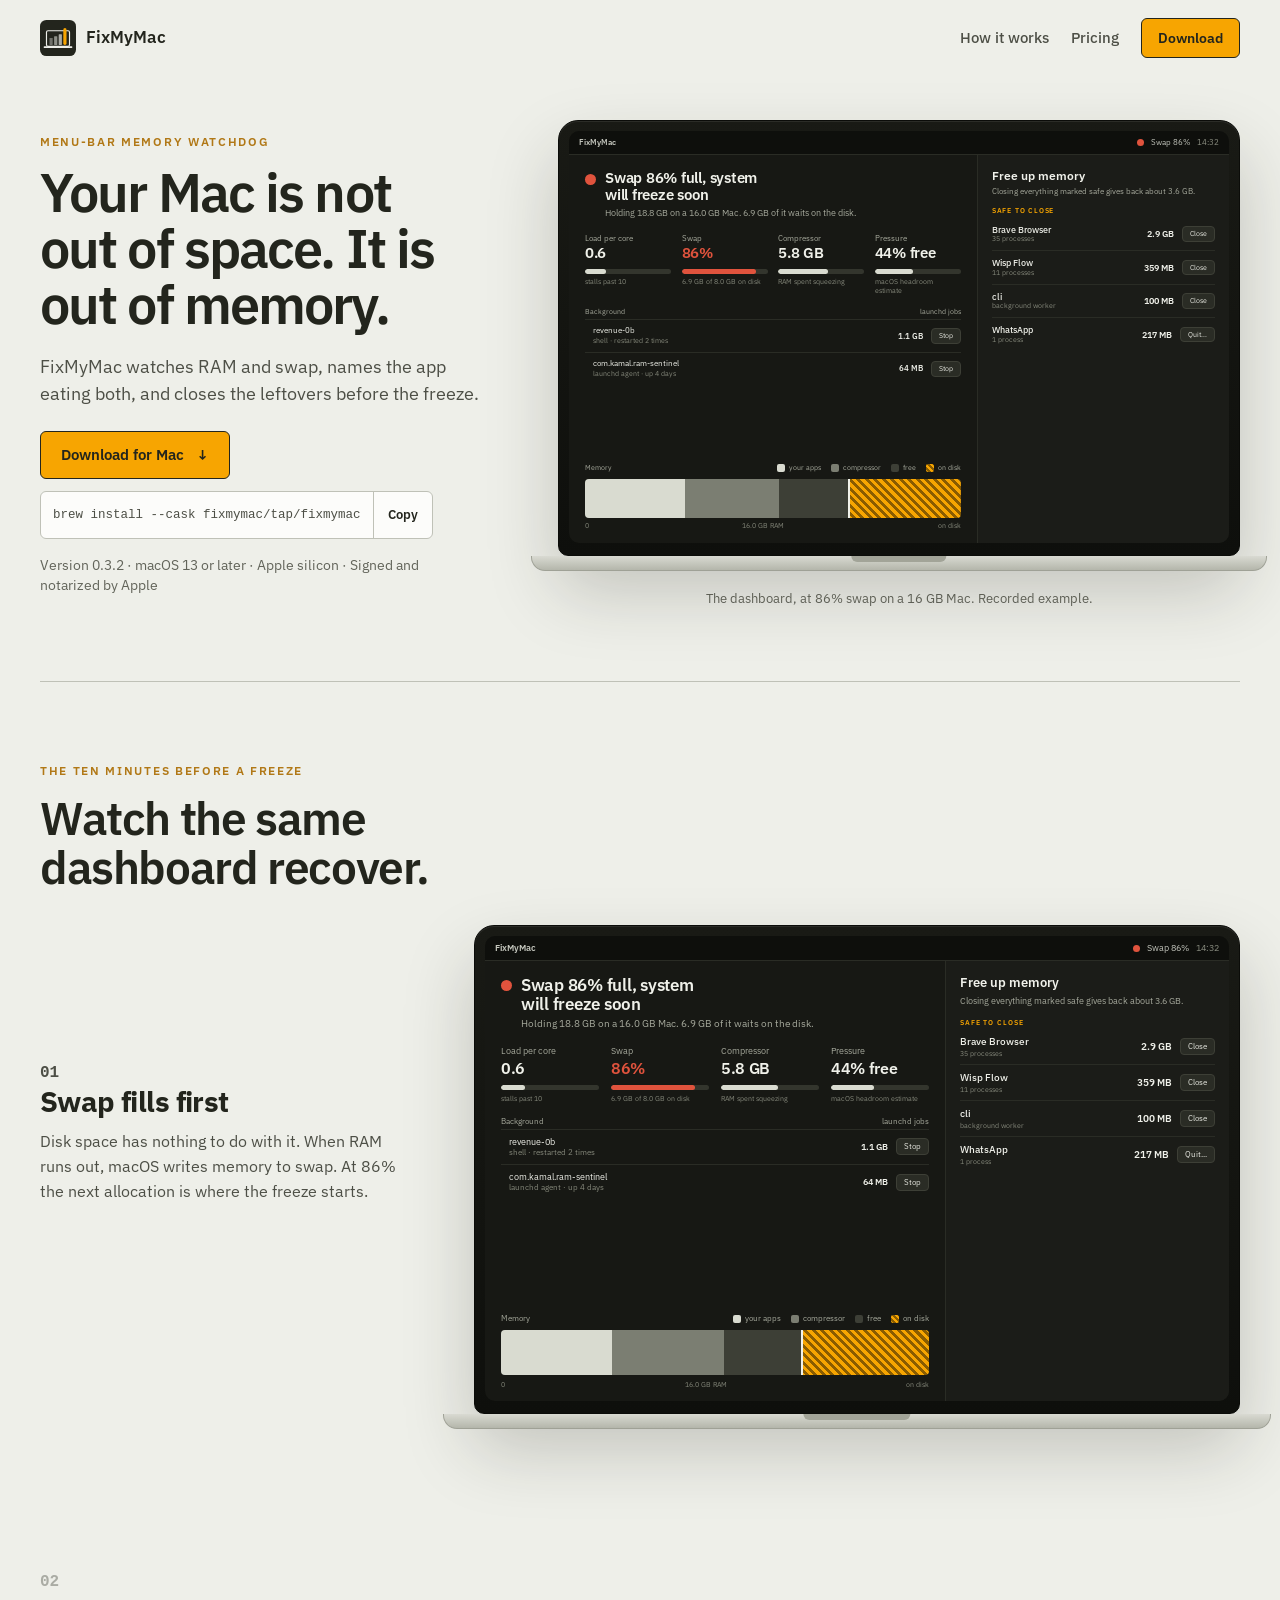
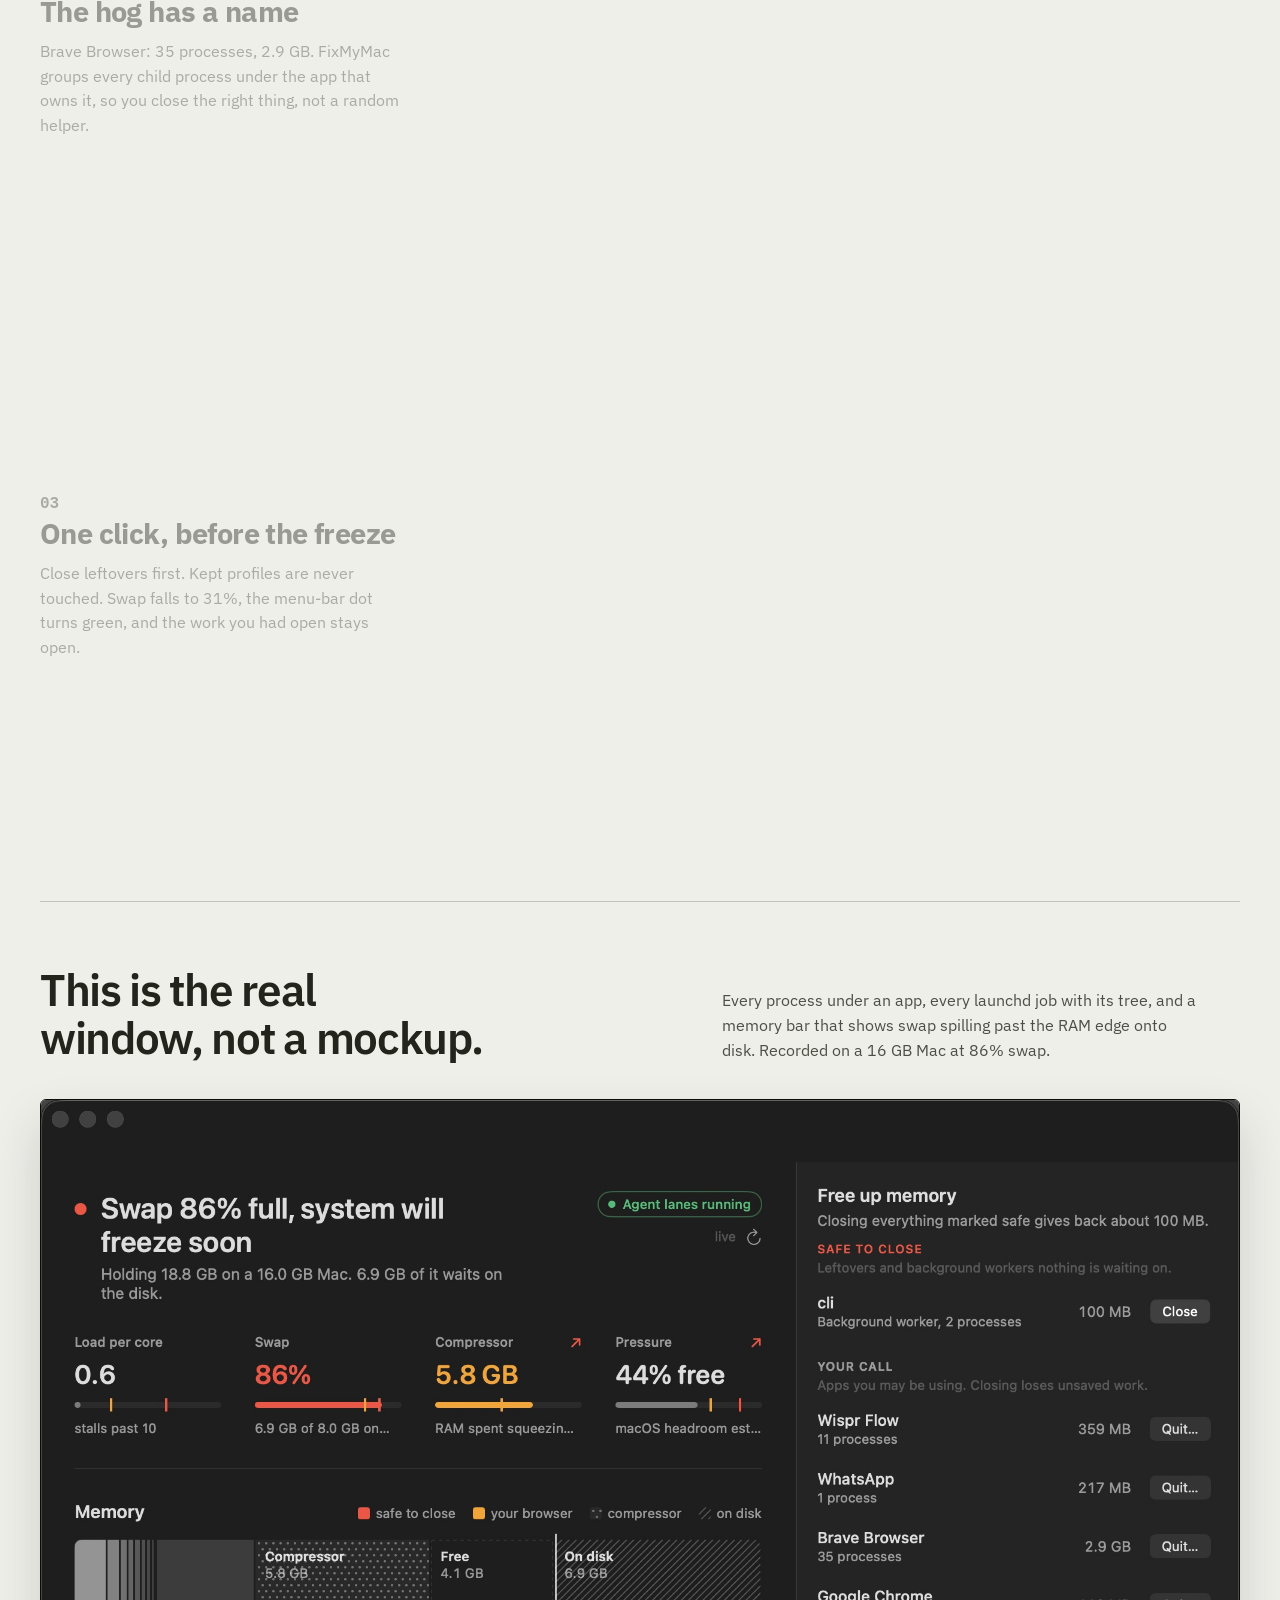
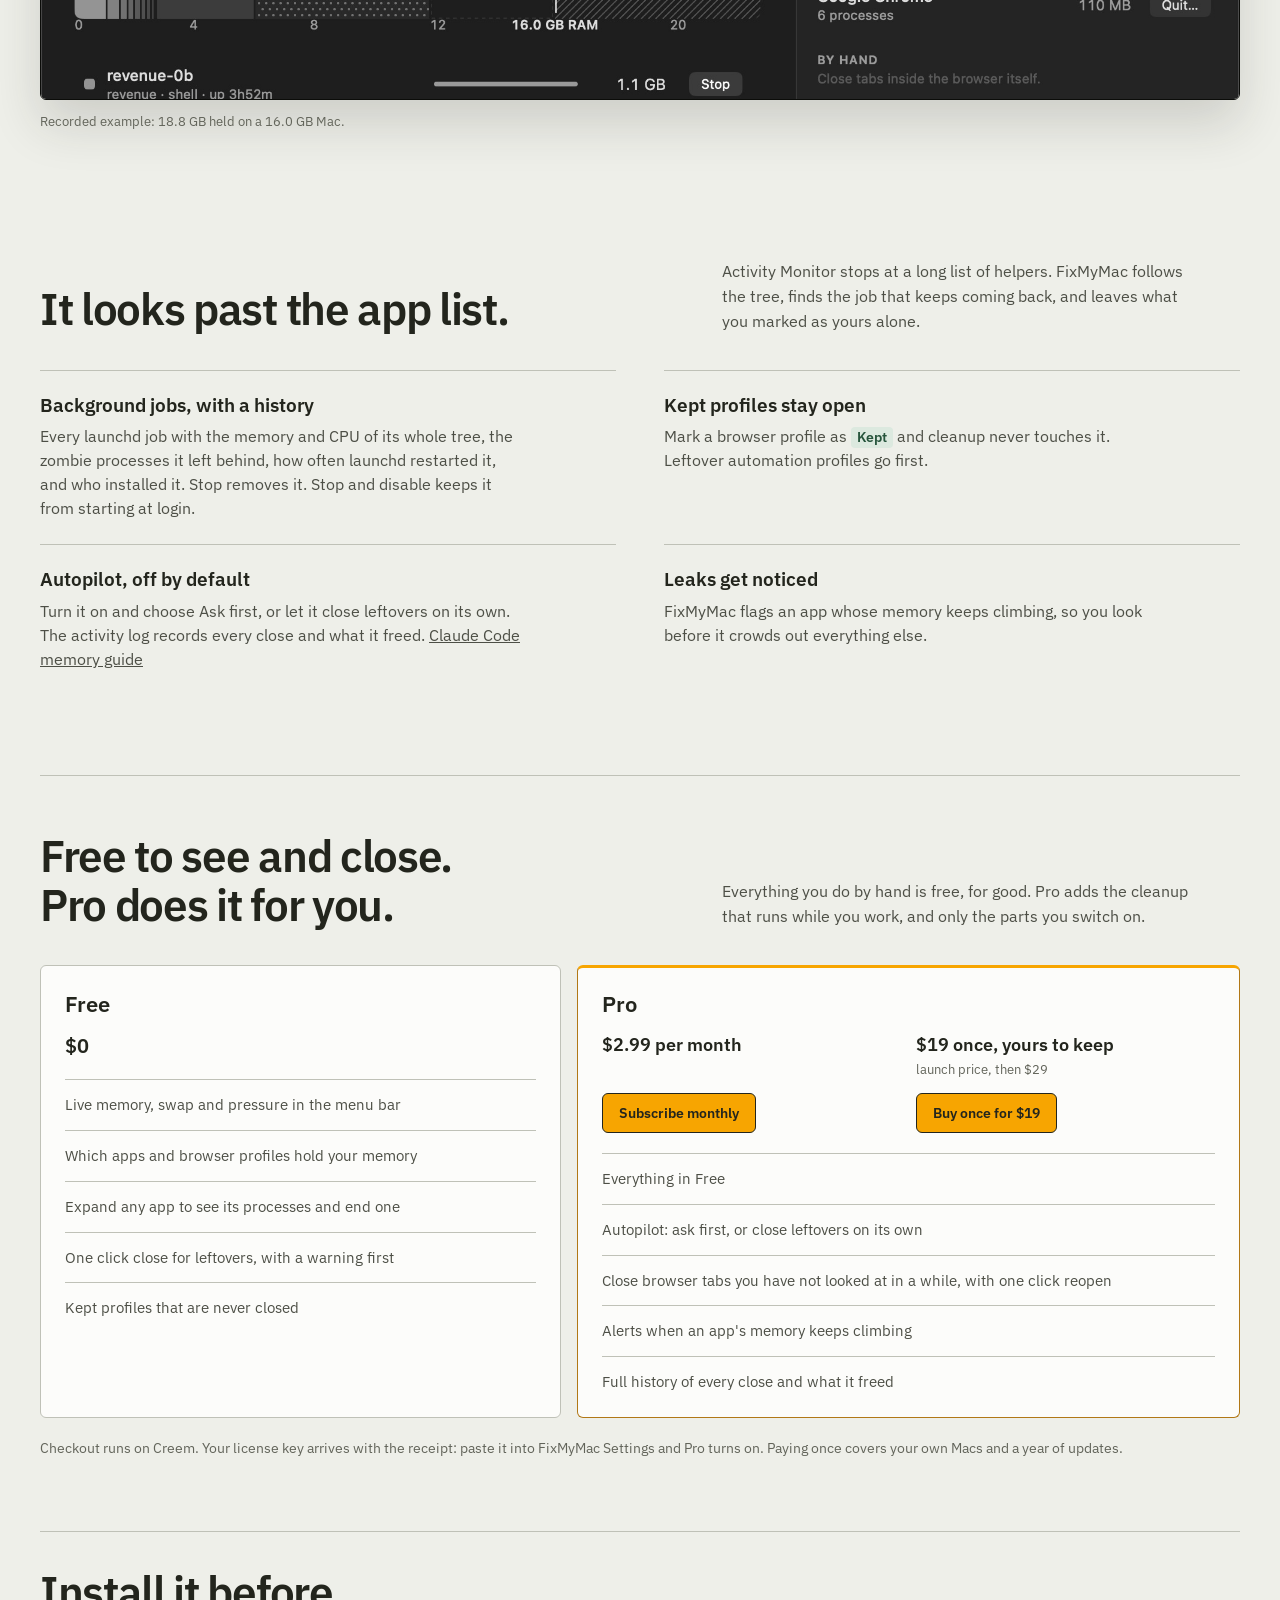
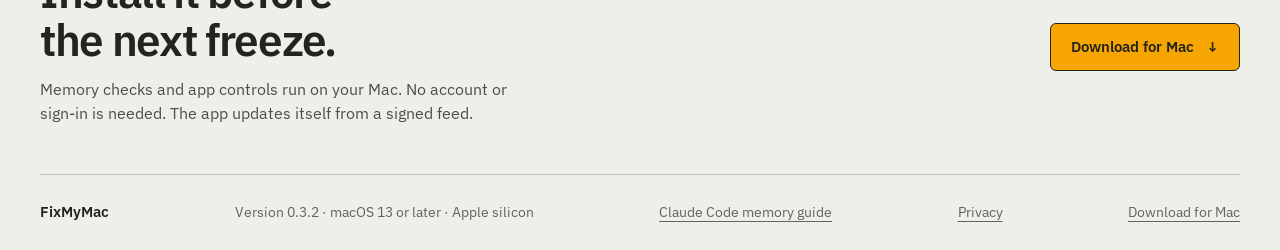
<file: index.html>
<!doctype html>
<html lang="en">
  <head>
    <meta charset="utf-8">
    <meta name="viewport" content="width=device-width, initial-scale=1">
    <meta name="description" content="FixMyMac shows what is using your Mac's memory and helps you choose what to close before a slowdown becomes a freeze.">
    <meta name="theme-color" content="#eeefe9">
    <meta property="og:type" content="website">
    <meta property="og:title" content="FixMyMac for Mac">
    <meta property="og:description" content="See what's filling your Mac's memory, then choose what to close.">
    <meta property="og:image" content="https://fixmymac.pro/assets/fixmymac-mark-1024.png">
    <meta name="twitter:card" content="summary_large_image">
    <meta name="twitter:title" content="FixMyMac for Mac">
    <meta name="twitter:description" content="See what's filling your Mac's memory, then choose what to close.">
    <meta name="twitter:image" content="https://fixmymac.pro/assets/fixmymac-mark-1024.png">
    <title>FixMyMac for Mac | Find what's filling your memory</title>
    <link rel="icon" type="image/svg+xml" href="./ram-sentinel-mark.svg">
    <link rel="preconnect" href="https://fonts.googleapis.com">
    <link rel="preconnect" href="https://fonts.gstatic.com" crossorigin>
    <link href="https://fonts.googleapis.com/css2?family=IBM+Plex+Sans:wght@400;500;600;700&display=swap" rel="stylesheet">
    <link rel="stylesheet" href="./style.css">
  </head>
  <body>
    <header class="masthead">
      <a class="brand" href="./" aria-label="FixMyMac home">
        <img src="./ram-sentinel-mark.svg" width="36" height="36" alt="">
        <span>FixMyMac</span>
      </a>
      <nav aria-label="Main navigation">
        <a class="nav-link" href="#how">How it works</a>
        <a class="nav-link" href="#pricing">Pricing</a>
        <a class="button button-small" href="https://fixmymac.pro/download" download>Download</a>
      </nav>
    </header>

    <main>
      <section class="hero" aria-labelledby="hero-title">
        <div class="hero-copy">
          <p class="eyebrow">Menu-bar memory watchdog</p>
          <h1 id="hero-title">Your Mac is not out of space. It is out of memory.</h1>
          <p class="lede">FixMyMac watches RAM and swap, names the app eating both, and closes the leftovers before the freeze.</p>
          <div class="hero-actions">
            <a class="button" href="https://fixmymac.pro/download" download>Download for Mac <span aria-hidden="true">↓</span></a>
            <button class="brew-copy" type="button" data-copy="brew install --cask fixmymac/tap/fixmymac">
              <code>brew install --cask fixmymac/tap/fixmymac</code>
              <span class="brew-copy-label">Copy</span>
            </button>
          </div>
          <p class="requirements">Version 0.3.2 · macOS 13 or later · Apple silicon · Signed and notarized by Apple</p>
        </div>

        <div class="hero-stage">
          <div class="macbook macbook-hero" data-screen-state="critical" aria-hidden="true">
            <div class="macbook-lid">
              <div class="screen">
                <div class="menubar">
                  <span class="mb-app">FixMyMac</span>
                  <span class="mb-status"><span class="status-dot"></span><span data-swap-label>Swap 86%</span><span class="mb-clock">14:32</span></span>
                </div>
                <div class="dash">
                  <div class="dash-main">
                    <div class="dash-head">
                      <span class="status-dot status-dot-lg"></span>
                      <div>
                        <h2 data-headline>Swap 86% full, system will freeze soon</h2>
                        <p data-sub>Holding 18.8 GB on a 16.0 GB Mac. 6.9 GB of it waits on the disk.</p>
                      </div>
                    </div>
                    <div class="metrics">
                      <div class="metric">
                        <span class="metric-label">Load per core</span>
                        <strong>0.6</strong>
                        <span class="meter"><i style="--fill:24%"></i></span>
                        <small>stalls past 10</small>
                      </div>
                      <div class="metric metric-alert">
                        <span class="metric-label">Swap</span>
                        <strong data-swap-value>86%</strong>
                        <span class="meter"><i style="--fill:86%" data-swap-meter></i></span>
                        <small>6.9 GB of 8.0 GB on disk</small>
                      </div>
                      <div class="metric">
                        <span class="metric-label">Compressor</span>
                        <strong>5.8 GB</strong>
                        <span class="meter"><i style="--fill:58%"></i></span>
                        <small>RAM spent squeezing</small>
                      </div>
                      <div class="metric">
                        <span class="metric-label">Pressure</span>
                        <strong>44% free</strong>
                        <span class="meter"><i style="--fill:44%"></i></span>
                        <small>macOS headroom estimate</small>
                      </div>
                    </div>
<div class="bg">
                      <div class="bg-head"><span>Background</span><span>launchd jobs</span></div>
                      <div class="bg-row"><span class="job-dot"></span><span class="bg-name">revenue-0b<small>shell · restarted 2 times</small></span><b>1.1 GB</b><button type="button" tabindex="-1">Stop</button></div>
                      <div class="bg-row"><span class="job-dot"></span><span class="bg-name">com.kamal.ram-sentinel<small>launchd agent · up 4 days</small></span><b>64 MB</b><button type="button" tabindex="-1">Stop</button></div>
                    </div>
                                        <div class="memory">
                      <div class="memory-head">
                        <span>Memory</span>
                        <span class="legend"><i class="lg-apps"></i>your apps <i class="lg-comp"></i>compressor <i class="lg-free"></i>free <i class="lg-disk"></i>on disk</span>
                      </div>
                      <div class="mem-bar">
                        <span class="seg seg-apps" data-seg-apps style="--w:38%"></span>
                        <span class="seg seg-comp" style="--w:36%"></span>
                        <span class="seg seg-free" style="--w:26%"></span>
                        <span class="seg seg-disk" data-seg-disk style="--w:43%"></span>
                      </div>
                      <div class="mem-axis"><span>0</span><span>16.0 GB RAM</span><span>on disk</span></div>
                    </div>
                  </div>
                  <aside class="dash-side">
                    <h3>Free up memory</h3>
                    <p class="side-sub" data-side-sub>Closing everything marked safe gives back about 3.6 GB.</p>
                    <p class="side-label">SAFE TO CLOSE</p>
                    <ul class="hogs">
                      <li data-hog="brave"><span class="hog-name">Brave Browser<small>35 processes</small></span><b>2.9 GB</b><button type="button" tabindex="-1">Close</button></li>
                      <li data-hog="wisp"><span class="hog-name">Wisp Flow<small>11 processes</small></span><b>359 MB</b><button type="button" tabindex="-1">Close</button></li>
                      <li data-hog="cli"><span class="hog-name">cli<small>background worker</small></span><b>100 MB</b><button type="button" tabindex="-1">Close</button></li>
                      <li data-hog="whatsapp"><span class="hog-name">WhatsApp<small>1 process</small></span><b>217 MB</b><button type="button" tabindex="-1">Quit...</button></li>
                    </ul>
                    <p class="freed" data-freed>3.6 GB freed · nothing froze</p>
                  </aside>
                </div>
              </div>
            </div>
            <div class="macbook-base"></div>
          </div>
          <p class="stage-caption">The dashboard, at 86% swap on a 16 GB Mac. Recorded example.</p>
        </div>
      </section>

      <section class="story" id="how" aria-labelledby="story-title">
        <div class="story-intro">
          <p class="eyebrow">The ten minutes before a freeze</p>
          <h2 id="story-title">Watch the same dashboard recover.</h2>
        </div>
        <div class="story-track">
          <div class="story-steps">
            <article class="story-step" data-step="1">
              <p class="step-num">01</p>
              <h3>Swap fills first</h3>
              <p>Disk space has nothing to do with it. When RAM runs out, macOS writes memory to swap. At 86% the next allocation is where the freeze starts.</p>
            </article>
            <article class="story-step" data-step="2">
              <p class="step-num">02</p>
              <h3>The hog has a name</h3>
              <p>Brave Browser: 35 processes, 2.9 GB. FixMyMac groups every child process under the app that owns it, so you close the right thing, not a random helper.</p>
            </article>
            <article class="story-step" data-step="3">
              <p class="step-num">03</p>
              <h3>One click, before the freeze</h3>
              <p>Close leftovers first. Kept profiles are never touched. Swap falls to 31%, the menu-bar dot turns green, and the work you had open stays open.</p>
            </article>
          </div>

          <div class="story-stage">
            <div class="macbook macbook-story" data-screen-state="critical" aria-hidden="true">
              <div class="macbook-lid">
                <div class="screen">
                  <div class="menubar">
                    <span class="mb-app">FixMyMac</span>
                    <span class="mb-status"><span class="status-dot"></span><span data-swap-label>Swap 86%</span><span class="mb-clock">14:32</span></span>
                  </div>
                  <div class="dash">
                    <div class="dash-main">
                      <div class="dash-head">
                        <span class="status-dot status-dot-lg"></span>
                        <div>
                          <h2 data-headline>Swap 86% full, system will freeze soon</h2>
                          <p data-sub>Holding 18.8 GB on a 16.0 GB Mac. 6.9 GB of it waits on the disk.</p>
                        </div>
                      </div>
                      <div class="metrics">
                        <div class="metric">
                          <span class="metric-label">Load per core</span>
                          <strong>0.6</strong>
                          <span class="meter"><i style="--fill:24%"></i></span>
                          <small>stalls past 10</small>
                        </div>
                        <div class="metric metric-alert">
                          <span class="metric-label">Swap</span>
                          <strong data-swap-value>86%</strong>
                          <span class="meter"><i style="--fill:86%" data-swap-meter></i></span>
                          <small>6.9 GB of 8.0 GB on disk</small>
                        </div>
                        <div class="metric">
                          <span class="metric-label">Compressor</span>
                          <strong>5.8 GB</strong>
                          <span class="meter"><i style="--fill:58%"></i></span>
                          <small>RAM spent squeezing</small>
                        </div>
                        <div class="metric">
                          <span class="metric-label">Pressure</span>
                          <strong>44% free</strong>
                          <span class="meter"><i style="--fill:44%"></i></span>
                          <small>macOS headroom estimate</small>
                        </div>
                      </div>
<div class="bg">
                      <div class="bg-head"><span>Background</span><span>launchd jobs</span></div>
                      <div class="bg-row"><span class="job-dot"></span><span class="bg-name">revenue-0b<small>shell · restarted 2 times</small></span><b>1.1 GB</b><button type="button" tabindex="-1">Stop</button></div>
                      <div class="bg-row"><span class="job-dot"></span><span class="bg-name">com.kamal.ram-sentinel<small>launchd agent · up 4 days</small></span><b>64 MB</b><button type="button" tabindex="-1">Stop</button></div>
                    </div>
                                          <div class="memory">
                        <div class="memory-head">
                          <span>Memory</span>
                          <span class="legend"><i class="lg-apps"></i>your apps <i class="lg-comp"></i>compressor <i class="lg-free"></i>free <i class="lg-disk"></i>on disk</span>
                        </div>
                        <div class="mem-bar">
                          <span class="seg seg-apps" data-seg-apps style="--w:38%"></span>
                          <span class="seg seg-comp" style="--w:36%"></span>
                          <span class="seg seg-free" style="--w:26%"></span>
                          <span class="seg seg-disk" data-seg-disk style="--w:43%"></span>
                        </div>
                        <div class="mem-axis"><span>0</span><span>16.0 GB RAM</span><span>on disk</span></div>
                      </div>
                    </div>
                    <aside class="dash-side">
                      <h3>Free up memory</h3>
                      <p class="side-sub" data-side-sub>Closing everything marked safe gives back about 3.6 GB.</p>
                      <p class="side-label">SAFE TO CLOSE</p>
                      <ul class="hogs">
                        <li data-hog="brave"><span class="hog-name">Brave Browser<small>35 processes</small></span><b>2.9 GB</b><button type="button" tabindex="-1">Close</button></li>
                        <li data-hog="wisp"><span class="hog-name">Wisp Flow<small>11 processes</small></span><b>359 MB</b><button type="button" tabindex="-1">Close</button></li>
                        <li data-hog="cli"><span class="hog-name">cli<small>background worker</small></span><b>100 MB</b><button type="button" tabindex="-1">Close</button></li>
                        <li data-hog="whatsapp"><span class="hog-name">WhatsApp<small>1 process</small></span><b>217 MB</b><button type="button" tabindex="-1">Quit...</button></li>
                      </ul>
                      <p class="freed" data-freed>3.6 GB freed · nothing froze</p>
                    </aside>
                  </div>
                </div>
              </div>
              <div class="macbook-base"></div>
            </div>
          </div>
        </div>
      </section>

      <section class="evidence" aria-labelledby="evidence-title">
        <div class="section-intro">
          <h2 id="evidence-title">This is the real window, not a mockup.</h2>
          <p>Every process under an app, every launchd job with its tree, and a memory bar that shows swap spilling past the RAM edge onto disk. Recorded on a 16 GB Mac at 86% swap.</p>
        </div>
        <figure class="evidence-shot">
          <img src="./assets/dashboard.jpg" width="2000" height="1000" alt="FixMyMac dashboard showing 86% swap, a memory map split by app, compressor, free memory and disk, and a list of apps that can be closed." loading="lazy">
          <figcaption>Recorded example: 18.8 GB held on a 16.0 GB Mac.</figcaption>
        </figure>
      </section>

      <section class="capabilities" aria-labelledby="capabilities-title">
        <div class="section-intro">
          <h2 id="capabilities-title">It looks past the app list.</h2>
          <p>Activity Monitor stops at a long list of helpers. FixMyMac follows the tree, finds the job that keeps coming back, and leaves what you marked as yours alone.</p>
        </div>
        <div class="capability-list">
          <article>
            <h3>Background jobs, with a history</h3>
            <p>Every launchd job with the memory and CPU of its whole tree, the zombie processes it left behind, how often launchd restarted it, and who installed it. Stop removes it. Stop and disable keeps it from starting at login.</p>
          </article>
          <article>
            <h3>Kept profiles stay open</h3>
            <p>Mark a browser profile as <span class="chip">Kept</span> and cleanup never touches it. Leftover automation profiles go first.</p>
          </article>
          <article>
            <h3>Autopilot, off by default</h3>
            <p>Turn it on and choose Ask first, or let it close leftovers on its own. The activity log records every close and what it freed. <a href="https://fixmymac.pro/claude-code-memory-mac">Claude Code memory guide</a></p>
          </article>
          <article>
            <h3>Leaks get noticed</h3>
            <p>FixMyMac flags an app whose memory keeps climbing, so you look before it crowds out everything else.</p>
          </article>
        </div>
      </section>

      <section class="pricing" id="pricing" aria-labelledby="pricing-title">
        <div class="section-intro">
          <h2 id="pricing-title">Free to see and close. Pro does it for you.</h2>
          <p>Everything you do by hand is free, for good. Pro adds the cleanup that runs while you work, and only the parts you switch on.</p>
        </div>
        <div class="plan-list">
          <article class="plan plan-free" aria-labelledby="free-title">
            <header class="plan-heading">
              <h3 id="free-title">Free</h3>
              <p class="plan-price">$0</p>
            </header>
            <ul class="plan-features">
              <li>Live memory, swap and pressure in the menu bar</li>
              <li>Which apps and browser profiles hold your memory</li>
              <li>Expand any app to see its processes and end one</li>
              <li>One click close for leftovers, with a warning first</li>
              <li>Kept profiles that are never closed</li>
            </ul>
          </article>
          <article class="plan plan-pro" aria-labelledby="pro-title">
            <header class="plan-heading">
              <h3 id="pro-title">Pro</h3>
              <div class="pro-prices" aria-label="Pro pricing options">
                <div class="pro-option">
                  <p class="plan-price">$2.99 per month</p>
                  <a class="button button-small" href="https://www.creem.io/payment/prod_64BUaEwrq3vUzyEZTwCZIV">Subscribe monthly</a>
                </div>
                <div class="pro-option">
                  <p class="plan-price">$19 once, yours to keep <small>launch price, then $29</small></p>
                  <a class="button button-small" href="https://www.creem.io/payment/prod_Kmg4TrcTT8Y2qbKjIIK1">Buy once for $19</a>
                </div>
              </div>
            </header>
            <ul class="plan-features">
              <li>Everything in Free</li>
              <li>Autopilot: ask first, or close leftovers on its own</li>
              <li>Close browser tabs you have not looked at in a while, with one click reopen</li>
              <li>Alerts when an app's memory keeps climbing</li>
              <li>Full history of every close and what it freed</li>
            </ul>
          </article>
        </div>
        <p class="pricing-note">Checkout runs on Creem. Your license key arrives with the receipt: paste it into FixMyMac Settings and Pro turns on. Paying once covers your own Macs and a year of updates.</p>
      </section>

      <section class="local-run" aria-labelledby="local-title">
        <div>
          <h2 id="local-title">Install it before the next freeze.</h2>
          <p>Memory checks and app controls run on your Mac. No account or sign-in is needed. The app updates itself from a signed feed.</p>
        </div>
        <a class="button" href="https://fixmymac.pro/download" download>Download for Mac <span aria-hidden="true">↓</span></a>
      </section>
    </main>

    <footer class="site-footer">
      <a class="footer-brand" href="./">FixMyMac</a>
      <span>Version 0.3.2 · macOS 13 or later · Apple silicon</span>
      <a href="https://fixmymac.pro/claude-code-memory-mac">Claude Code memory guide</a>
      <a href="https://fixmymac.pro/privacy">Privacy</a>
      <a href="https://fixmymac.pro/download" download>Download for Mac</a>
    </footer>
    <script src="./app.js"></script>
    <script>
      const ref = new URLSearchParams(location.search).get('ref');
      if (ref) for (const a of document.querySelectorAll('a[href="https://fixmymac.pro/download"]')) a.href = 'https://fixmymac.pro/download?ref=' + encodeURIComponent(ref);
    </script>
  </body>
</html>
</file>
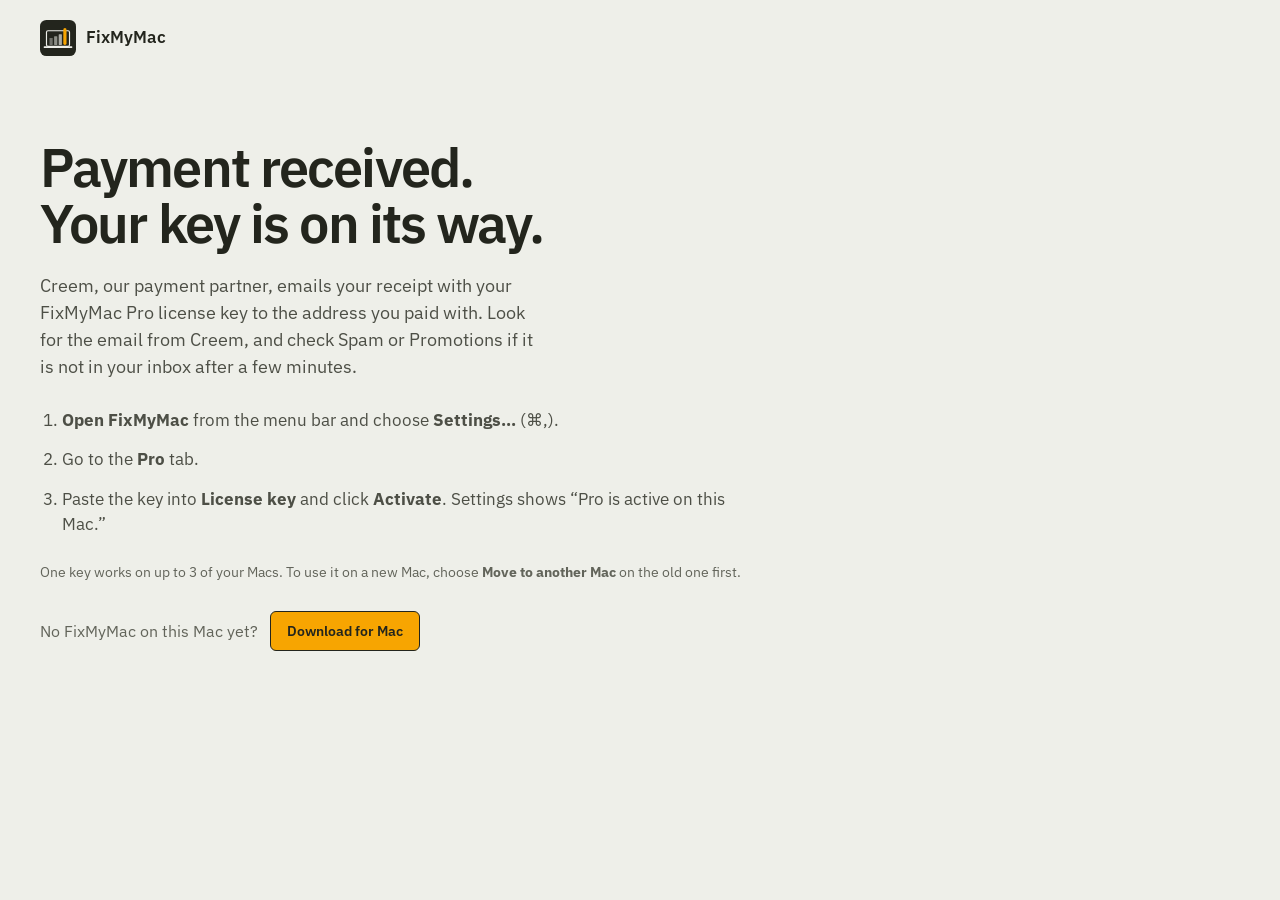
<file: thanks.html>
<!doctype html>
<html lang="en">
  <head>
    <meta charset="utf-8">
    <meta name="viewport" content="width=device-width, initial-scale=1">
    <meta name="description" content="Your FixMyMac Pro license key arrives by email from Creem. Here is where to enter it.">
    <meta name="robots" content="noindex">
    <meta name="theme-color" content="#eeefe9">
    <meta property="og:type" content="website">
    <meta property="og:title" content="FixMyMac for Mac">
    <meta property="og:description" content="See what's filling your Mac's memory, then choose what to close.">
    <meta name="twitter:card" content="summary">
    <meta name="twitter:title" content="FixMyMac for Mac">
    <meta name="twitter:description" content="See what's filling your Mac's memory, then choose what to close.">
    <title>Thanks for getting FixMyMac Pro</title>
    <link rel="icon" type="image/svg+xml" href="/ram-sentinel-mark.svg">
    <link rel="preconnect" href="https://fonts.googleapis.com">
    <link rel="preconnect" href="https://fonts.gstatic.com" crossorigin>
    <link href="https://fonts.googleapis.com/css2?family=IBM+Plex+Sans:wght@400;500;600;700&display=swap" rel="stylesheet">
    <link rel="stylesheet" href="/style.css">
  </head>
  <body>
    <header class="masthead">
      <a class="brand" href="/" aria-label="FixMyMac home">
        <img src="/ram-sentinel-mark.svg" width="36" height="36" alt="">
        <span>FixMyMac</span>
      </a>
    </header>

    <main>
      <section class="thanks" aria-labelledby="thanks-title">
        <h1 id="thanks-title">Payment received. Your key is on its way.</h1>
        <p class="lede">Creem, our payment partner, emails your receipt with your FixMyMac Pro license key to the address you paid with. Look for the email from Creem, and check Spam or Promotions if it is not in your inbox after a few minutes.</p>
        <ol class="steps">
          <li><strong>Open FixMyMac</strong> from the menu bar and choose <strong>Settings…</strong> (⌘,).</li>
          <li>Go to the <strong>Pro</strong> tab.</li>
          <li>Paste the key into <strong>License key</strong> and click <strong>Activate</strong>. Settings shows “Pro is active on this Mac.”</li>
        </ol>
        <p class="pricing-note">One key works on up to 3 of your Macs. To use it on a new Mac, choose <strong>Move to another Mac</strong> on the old one first.</p>
        <p class="thanks-download">No FixMyMac on this Mac yet? <a class="button button-small" href="https://fixmymac.pro/download?ref=thanks" download>Download for Mac</a></p>
      </section>
    </main>
  </body>
</html>
</file>
<file: style.css>
/* Hallmark · macrostructure: Product readout, then recovery choices · theme: Warm mineral instrument */
:root {
  color-scheme: light;
  --color-canvas: #eeefe9;
  --color-paper: #fcfcfa;
  --surface: var(--color-paper);
  --color-ink: #23251d;
  --color-body: #4d4f46;
  --color-muted: #62645a;
  --color-line: #bfc1b7;
  --color-accent: #f7a501;
  --color-accent-hover: #dd9001;
  --color-accent-active: #b17816;
  --color-accent-ink: #23251d;
  --color-focus: #1078a3;
  --color-kept-bg: #dce9df;
  --color-kept-ink: #26543b;
  --font-body: "IBM Plex Sans", sans-serif;
  --space-1: 8px;
  --space-2: 16px;
  --space-3: 24px;
  --space-4: 32px;
  --space-5: 48px;
  --space-6: 64px;
  --space-7: 88px;
  --radius-small: 4px;
  --radius-medium: 6px;
  --content-width: 1200px;
  --page-gutter: 28px;
}

* { box-sizing: border-box; }
html, body { margin: 0; overflow-x: clip; }
body {
  background: var(--color-canvas);
  color: var(--color-ink);
  font-family: var(--font-body);
  font-size: 16px;
  line-height: 1.5;
}
a { color: inherit; }
a:focus-visible { outline: 3px solid var(--color-focus); outline-offset: 3px; }
p, h1, h2, h3, figure { margin-top: 0; }
.masthead, main, .site-footer {
  width: min(calc(100% - var(--page-gutter) * 2), var(--content-width));
  margin-inline: auto;
}
.masthead {
  min-height: 76px;
  display: flex;
  align-items: center;
  justify-content: space-between;
  gap: var(--space-3);
}
.brand { display: flex; align-items: center; gap: 10px; font-size: 17px; font-weight: 600; text-decoration: none; }
.brand img { display: block; border-radius: var(--radius-small); }
.button {
  min-height: 48px;
  display: inline-flex;
  align-items: center;
  justify-content: center;
  gap: 12px;
  padding: 12px 20px;
  border: 1px solid var(--color-ink);
  border-radius: var(--radius-medium);
  background: var(--color-accent);
  color: var(--color-accent-ink);
  font-size: 15px;
  font-weight: 600;
  line-height: 1.15;
  text-decoration: none;
  white-space: nowrap;
}
.button:hover { background: var(--color-accent-hover); }
.button:active { background: var(--color-accent-active); }
.button-small { min-height: 40px; padding: 9px 16px; font-size: 14px; }
.hero {
  display: grid;
  grid-template-columns: minmax(0, .8fr) minmax(0, 1.2fr);
  align-items: center;
  gap: clamp(32px, 5vw, 64px);
  padding-block: 54px 88px;
}
.hero-copy { max-width: 500px; }
h1, h2 { overflow-wrap: anywhere; min-width: 0; font-weight: 600; text-wrap: balance; }
h1 { max-width: 17ch; margin-bottom: 20px; font-size: clamp(42px, 4.2vw, 56px); letter-spacing: -.035em; line-height: 1.04; }
.lede { max-width: 46ch; margin-bottom: 24px; color: var(--color-body); font-size: 18px; line-height: 1.5; text-wrap: pretty; }
.requirements { max-width: 48ch; margin: 16px 0 0; color: var(--color-muted); font-size: 14px; line-height: 1.45; }
.product-shot { min-width: 0; margin: 0; overflow: hidden; border: 1px solid var(--color-line); border-radius: var(--radius-medium); background: var(--surface); }
.product-shot img { display: block; width: 100%; height: auto; }
.product-shot figcaption { margin: 10px 12px 12px; color: var(--color-muted); font-size: 14px; }
.chip { display: inline-block; padding: 1px 6px; border-radius: var(--radius-small); background: var(--color-kept-bg); color: var(--color-kept-ink); font-size: 14px; font-weight: 600; line-height: 1.35; }
.capabilities { padding-block: 56px 80px; }
.section-intro { display: grid; grid-template-columns: minmax(0, 1.1fr) minmax(240px, .9fr); align-items: end; gap: 48px; margin-bottom: 36px; }
.section-intro h2, .local-run h2 { max-width: 20ch; margin-bottom: 0; font-size: clamp(32px, 3.5vw, 44px); letter-spacing: -.03em; line-height: 1.1; }
.section-intro p, .local-run p { max-width: 48ch; margin-bottom: 0; color: var(--color-body); font-size: 16px; line-height: 1.55; }
.capability-list { display: grid; grid-template-columns: repeat(2, minmax(0, 1fr)); column-gap: 48px; }
.capability-list article { min-width: 0; padding: 22px 0 24px; border-top: 1px solid var(--color-line); }
.capability-list h3 { margin-bottom: 7px; font-size: 19px; font-weight: 600; line-height: 1.3; }
.capability-list p { max-width: 48ch; margin-bottom: 0; color: var(--color-body); font-size: 16px; line-height: 1.5; }
.pricing { padding-block: 56px 72px; border-top: 1px solid var(--color-line); }
.plan-list { display: grid; grid-template-columns: minmax(0, .88fr) minmax(0, 1.12fr); align-items: stretch; gap: 16px; }
.plan { min-width: 0; padding: 24px; border: 1px solid var(--color-line); border-radius: var(--radius-medium); background: var(--surface); }
.plan-pro { border-color: var(--color-accent-active); border-top: 3px solid var(--color-accent); padding-top: 22px; }
.plan-heading { display: grid; gap: 16px; padding-bottom: 20px; border-bottom: 1px solid var(--color-line); }
.plan-heading h3 { margin: 0; font-size: 22px; font-weight: 600; line-height: 1.25; }
.plan-price { margin: 0; font-size: 20px; font-weight: 600; line-height: 1.3; }
.pro-prices { display: grid; grid-template-columns: repeat(2, minmax(0, 1fr)); gap: 16px; }
.pro-prices .plan-price { font-size: 18px; }
.thanks { max-width: 720px; padding-block: 64px 80px; }
.thanks h1 { max-width: 20ch; }
.steps { margin: 28px 0 24px; padding-left: 22px; display: grid; gap: 14px; color: var(--color-body); font-size: 17px; line-height: 1.5; }
.thanks-download { display: flex; flex-wrap: wrap; align-items: center; gap: 12px; margin: 28px 0 0; color: var(--color-muted); }
.pro-option { display: grid; align-content: space-between; justify-items: start; gap: 14px; }
.nav-link { margin-right: 18px; color: var(--color-body); font-size: 15px; font-weight: 500; text-decoration: none; white-space: nowrap; }
.nav-link:hover { color: var(--color-accent-hover); }
.pro-prices small { display: block; margin-top: 4px; color: var(--color-muted); font-size: 13px; font-weight: 400; line-height: 1.4; }
.plan-features { margin: 0; padding: 0; list-style: none; }
.plan-features li { padding: 14px 0; border-bottom: 1px solid var(--color-line); color: var(--color-body); font-size: 15px; line-height: 1.45; }
.plan-features li:last-child { border-bottom: 0; padding-bottom: 0; }
.pricing-note { margin: 20px 0 0; color: var(--color-muted); font-size: 14px; line-height: 1.5; }
.local-run { display: flex; align-items: center; justify-content: space-between; gap: 32px; padding: 36px 0 48px; border-top: 1px solid var(--color-line); }
.local-run > div { display: grid; gap: 12px; }
.local-run .button { flex: 0 0 auto; }
.site-footer {
  min-height: 76px;
  display: flex;
  align-items: center;
  justify-content: space-between;
  flex-wrap: wrap;
  gap: 12px 24px;
  border-top: 1px solid var(--color-line);
  color: var(--color-muted);
  font-size: 14px;
}
.site-footer a { text-underline-offset: 4px; }
.site-footer .footer-brand { color: var(--color-ink); font-size: 15px; font-weight: 600; text-decoration: none; }
.doc { max-width: 760px; padding-block: 56px 80px; }
.doc h1 { max-width: 20ch; }
.doc h2 { margin: 48px 0 14px; font-size: clamp(26px, 2.6vw, 32px); letter-spacing: -.02em; line-height: 1.15; }
.doc h3 { margin: 24px 0 6px; font-size: 18px; font-weight: 600; line-height: 1.3; }
.doc p, .doc-list { max-width: 64ch; color: var(--color-body); font-size: 17px; line-height: 1.6; }
.doc-list { padding-left: 22px; display: grid; gap: 8px; }
.doc a:not(.button) { text-underline-offset: 3px; }
.doc-meta { color: var(--color-muted); font-size: 14px !important; }
.doc-aside { padding: 14px 16px; border-left: 3px solid var(--color-accent); background: var(--surface); border-radius: var(--radius-small); }
.doc code { padding: 1px 5px; border-radius: var(--radius-small); background: var(--surface); border: 1px solid var(--color-line); font-size: .88em; overflow-wrap: anywhere; }
.doc pre { margin: 0 0 16px; padding: 14px 16px; overflow-x: auto; border: 1px solid var(--color-line); border-radius: var(--radius-medium); background: var(--color-ink); }
.doc pre code { padding: 0; border: 0; background: none; color: var(--color-canvas); font-size: 14px; overflow-wrap: normal; white-space: pre; }
.doc-table { margin-bottom: 16px; overflow-x: auto; border: 1px solid var(--color-line); border-radius: var(--radius-medium); background: var(--surface); }
.doc table { width: 100%; border-collapse: collapse; font-size: 15px; line-height: 1.45; }
.doc th, .doc td { padding: 12px 14px; border-bottom: 1px solid var(--color-line); text-align: left; vertical-align: top; color: var(--color-body); }
.doc th { color: var(--color-ink); font-weight: 600; }
.doc tr:last-child td { border-bottom: 0; }
.doc-product { margin-top: 56px; padding-top: 8px; border-top: 1px solid var(--color-line); }
.doc-product .plan h3 { margin: 0 0 8px; }

@media (max-width: 900px) {
  :root { --page-gutter: 24px; }
  .hero { grid-template-columns: minmax(0, 1fr); gap: 32px; padding-block: 48px 64px; }
  .hero-copy { max-width: 680px; }
  .product-shot { width: 100%; }
  .section-intro { grid-template-columns: minmax(0, 1fr) minmax(220px, .8fr); gap: 24px; }
  .plan-list { grid-template-columns: minmax(0, 1fr); }
}
@media (max-width: 640px) {
  :root { --page-gutter: 20px; }
  .masthead { min-height: 68px; }
  .brand { gap: 8px; font-size: 15px; }
  .brand img { width: 30px; height: 30px; }
  .button-small { min-height: 40px; padding-inline: 12px; }
  .hero { gap: 24px; padding-block: 40px 48px; }
  h1 { max-width: 18ch; margin-bottom: 16px; font-size: clamp(40px, 10vw, 48px); }
  .lede { font-size: 17px; }
  .requirements { max-width: 40ch; }
  .capabilities { padding-block: 42px 56px; }
  .pricing { padding-block: 42px 52px; }
  .section-intro { grid-template-columns: minmax(0, 1fr); gap: 14px; margin-bottom: 24px; }
  .section-intro h2, .local-run h2 { font-size: clamp(30px, 8vw, 38px); }
  .capability-list { grid-template-columns: minmax(0, 1fr); }
  .capability-list article { padding-block: 18px 20px; }
  .plan { padding: 20px; }
  .plan-pro { padding-top: 18px; }
  .pro-prices { grid-template-columns: minmax(0, 1fr); gap: 20px; }
  .pro-prices .plan-price { font-size: 17px; }
  .local-run { align-items: flex-start; flex-direction: column; gap: 20px; padding-block: 30px 36px; }
  .site-footer { align-items: flex-start; justify-content: flex-start; padding-block: 20px; }
  .site-footer span { flex-basis: 100%; order: 1; }
}
@media (max-width: 360px) {
  :root { --page-gutter: 16px; }
  .brand { font-size: 14px; }
  .brand img { width: 28px; height: 28px; }
  .button-small { padding-inline: 10px; }
}
@media (prefers-reduced-motion: reduce) {
  *, *::before, *::after { scroll-behavior: auto !important; animation-duration: .01ms !important; animation-iteration-count: 1 !important; transition-duration: .01ms !important; }
}

/* Product stage: MacBook, dashboard, scroll story */

.eyebrow {
  margin: 0 0 14px;
  color: var(--color-accent-active);
  font-size: 12px;
  font-weight: 600;
  letter-spacing: .14em;
  text-transform: uppercase;
}

.hero { padding-block: 44px 72px; }
.hero h1 { max-width: 16ch; }
.hero-actions { display: flex; flex-wrap: wrap; align-items: center; gap: 12px; margin-bottom: 0; }
.brew-copy {
  display: inline-flex;
  align-items: stretch;
  max-width: 100%;
  min-height: 48px;
  padding: 0;
  border: 1px solid var(--color-line);
  border-radius: var(--radius-medium);
  background: var(--color-paper);
  color: var(--color-body);
  font: inherit;
  cursor: pointer;
}
.brew-copy code {
  align-self: center;
  padding: 0 12px;
  overflow: hidden;
  font-family: ui-monospace, "SF Mono", Menlo, monospace;
  font-size: 12.5px;
  text-overflow: ellipsis;
  white-space: nowrap;
}
.brew-copy-label {
  display: inline-flex;
  align-items: center;
  padding: 0 14px;
  border-left: 1px solid var(--color-line);
  color: var(--color-ink);
  font-size: 13px;
  font-weight: 600;
}
.brew-copy:hover { border-color: var(--color-accent-active); }
.brew-copy:hover .brew-copy-label { background: var(--color-accent); }
.brew-copy:focus-visible { outline: 3px solid var(--color-focus); outline-offset: 3px; }

.hero-stage { min-width: 0; }
.stage-caption { margin: 18px 0 0; color: var(--color-muted); font-size: 13px; text-align: center; }

.macbook { position: relative; width: 100%; max-width: 780px; margin-inline: auto; }
.macbook-lid {
  padding: 10px 10px 12px;
  border: 1px solid #0b0c09;
  border-radius: 20px 20px 10px 10px;
  background: linear-gradient(#191a15, #0e0f0c);
  box-shadow: 0 34px 70px rgba(35, 37, 29, .22), inset 0 1px 0 rgba(255, 255, 255, .08);
}
.macbook-base {
  position: relative;
  width: 108%;
  height: 15px;
  margin-left: -4%;
  border: 1px solid #9fa196;
  border-top: 0;
  border-radius: 0 0 14px 14px;
  background: linear-gradient(#d9dad2, #b4b6ab);
}
.macbook-base::before {
  content: "";
  position: absolute;
  top: 0;
  left: 50%;
  width: 13%;
  height: 6px;
  transform: translateX(-50%);
  border-radius: 0 0 7px 7px;
  background: #a2a498;
}

.screen {
  container-type: inline-size;
  display: flex;
  flex-direction: column;
  aspect-ratio: 16 / 10;
  overflow: hidden;
  border-radius: 10px;
  background: #171814;
  color: #f0f1ea;
  font-size: clamp(9px, 1.5cqw, 12px);
  line-height: 1.35;
}

.menubar {
  display: flex;
  align-items: center;
  justify-content: space-between;
  gap: 12px;
  padding: 6px 10px;
  border-bottom: 1px solid #2a2c25;
  background: #0e0f0c;
  color: #c6c8bf;
  font-size: clamp(8px, 1.2cqw, 10px);
}
.mb-app { font-weight: 600; }
.mb-status { display: flex; align-items: center; gap: 7px; font-variant-numeric: tabular-nums; }
.mb-clock { color: #8b8e81; }
.status-dot { width: 7px; height: 7px; border-radius: 50%; background: #e0533d; display: inline-block; flex: 0 0 auto; }
.status-dot-lg { width: 11px; height: 11px; margin-top: 5px; }
[data-screen-state="focus"] .status-dot { background: #f7a501; }
[data-screen-state="ok"] .status-dot { background: #63b37a; }

.dash { display: grid; flex: 1 1 auto; grid-template-columns: minmax(0, 1.62fr) minmax(0, 1fr); min-height: 0; }
.dash-main { display: flex; min-width: 0; flex-direction: column; padding: 14px 16px 12px; }
.dash-side { min-width: 0; padding: 13px 14px 12px; border-left: 1px solid #2a2c25; background: #1b1c18; }

.dash-head { display: flex; gap: 9px; }
.dash-head h2 {
  max-width: 24ch;
  margin: 0 0 4px;
  font-size: clamp(11px, 2.3cqw, 20px);
  font-weight: 600;
  letter-spacing: -.015em;
  line-height: 1.12;
  text-wrap: balance;
}
.dash-head p { margin: 0; color: #a7aa9d; font-size: clamp(8px, 1.35cqw, 11px); line-height: 1.4; }

.metrics { display: grid; grid-template-columns: repeat(4, minmax(0, 1fr)); gap: clamp(8px, 1.6cqw, 16px); margin-top: 14px; }
.metric { min-width: 0; display: grid; align-content: start; }
.metric-label { color: #a7aa9d; font-size: clamp(7px, 1.15cqw, 10px); }
.metric strong { font-size: clamp(12px, 2.2cqw, 20px); font-weight: 600; letter-spacing: -.02em; font-variant-numeric: tabular-nums; }
.metric small { color: #85887b; font-size: clamp(6px, 1cqw, 9px); line-height: 1.3; }
.metric-alert strong { color: #e0533d; }
.meter { display: block; height: 5px; margin: 6px 0 4px; overflow: hidden; border-radius: 3px; background: #33352d; }
.meter i { display: block; width: var(--fill); height: 100%; border-radius: 3px; background: #d9dbd0; transition: width .6s ease; }
.metric-alert .meter i { background: #e0533d; }
[data-screen-state="ok"] .metric-alert strong { color: #63b37a; }
[data-screen-state="ok"] .metric-alert .meter i { background: #63b37a; }

.memory { margin-top: auto; padding-top: 14px; }
.memory-head { display: flex; align-items: center; justify-content: space-between; gap: 10px; margin-bottom: 6px; color: #a7aa9d; font-size: clamp(7px, 1.1cqw, 10px); }
.legend { display: inline-flex; align-items: center; gap: 4px; }
.legend i { width: 8px; height: 8px; margin-left: 6px; border-radius: 2px; display: inline-block; }
.lg-apps { background: #d9dbd0; }
.lg-comp { background: #7b7e72; }
.lg-free { background: #3d3f36; }
.lg-disk { background: repeating-linear-gradient(45deg, #f7a501 0 2px, #8a5c00 2px 4px); }

.mem-bar { position: relative; display: flex; height: clamp(30px, 6cqw, 46px); overflow: hidden; border-radius: 4px; background: #33352d; }
.mem-bar::after {
  content: "";
  position: absolute;
  top: -2px;
  bottom: -2px;
  left: 70%;
  width: 2px;
  background: #f0f1ea;
}
.seg { height: 100%; transition: width .7s ease; }
.seg-apps { width: var(--w); background: #d9dbd0; }
.seg-comp { width: var(--w); background: #7b7e72; }
.seg-free { width: var(--w); background: #3d3f36; }
.seg-disk { width: var(--w); background: repeating-linear-gradient(45deg, #f7a501 0 3px, #8a5c00 3px 6px); }
.mem-axis { display: flex; justify-content: space-between; margin-top: 4px; color: #85887b; font-size: clamp(6px, 1cqw, 9px); font-variant-numeric: tabular-nums; }
.bg { margin-top: 12px; }
.bg-head { display: flex; justify-content: space-between; margin-bottom: 2px; color: #a7aa9d; font-size: clamp(7px, 1.1cqw, 10px); }
.bg-row { display: grid; grid-template-columns: auto minmax(0, 1fr) auto auto; align-items: center; gap: 8px; padding: 6px 0; border-top: 1px solid #2a2c25; }
.bg-name { display: grid; min-width: 0; font-size: clamp(7px, 1.2cqw, 10px); line-height: 1.25; }
.bg-name small { overflow: hidden; color: #85887b; font-size: .9em; line-height: 1.4; text-overflow: ellipsis; white-space: nowrap; }
.bg-row b { font-size: clamp(7px, 1.2cqw, 10px); font-weight: 600; font-variant-numeric: tabular-nums; }
.bg-row button { padding: 2px 7px; border: 1px solid #3d3f36; border-radius: 4px; background: #2a2c25; color: #e9eae3; font: inherit; font-size: clamp(7px, 1.1cqw, 10px); }

.dash-side h3 { margin: 0 0 3px; font-size: clamp(10px, 1.75cqw, 15px); font-weight: 600; }
.side-sub { margin: 0 0 10px; color: #a7aa9d; font-size: clamp(7px, 1.15cqw, 10px); line-height: 1.4; }
.side-label { margin: 0 0 2px; color: #f7a501; font-size: clamp(6px, 1cqw, 9px); font-weight: 600; letter-spacing: .12em; }
.hogs { margin: 0; padding: 0; list-style: none; }
.hogs li {
  display: grid;
  grid-template-columns: minmax(0, 1fr) auto auto;
  align-items: center;
  gap: 8px;
  padding: 6px 0;
  border-bottom: 1px solid #2a2c25;
  transition: opacity .3s ease, background-color .3s ease;
}
.hogs li:last-child { border-bottom: 0; }
.hog-name { display: grid; min-width: 0; font-size: clamp(8px, 1.3cqw, 11px); font-weight: 500; }
.hog-name small { overflow: hidden; color: #85887b; font-size: clamp(6px, 1cqw, 9px); font-weight: 400; text-overflow: ellipsis; white-space: nowrap; }
.hogs b { font-size: clamp(8px, 1.3cqw, 11px); font-weight: 600; font-variant-numeric: tabular-nums; }
.hogs button {
  padding: 2px 7px;
  border: 1px solid #3d3f36;
  border-radius: 4px;
  background: #2a2c25;
  color: #e9eae3;
  font: inherit;
  font-size: clamp(7px, 1.1cqw, 10px);
}
[data-screen-state="focus"] .hogs li { opacity: .38; }
[data-screen-state="focus"] .hogs li[data-hog="brave"] { opacity: 1; background: rgba(247, 165, 1, .1); }
[data-screen-state="ok"] .hogs li { opacity: .34; }
[data-screen-state="ok"] .hogs button { visibility: hidden; }
.freed { margin: 9px 0 0; opacity: 0; color: #63b37a; font-size: clamp(7px, 1.2cqw, 10px); font-weight: 600; transition: opacity .35s ease; }
[data-screen-state="ok"] .freed { opacity: 1; }

.macbook-hero { animation: stage-rise .7s cubic-bezier(.2, .7, .2, 1) both; }
.macbook-hero .mem-bar { animation: bar-reveal .8s .15s cubic-bezier(.2, .7, .2, 1) both; transform-origin: left center; }
.macbook-hero .meter i { animation: meter-reveal .8s .25s cubic-bezier(.2, .7, .2, 1) both; transform-origin: left center; }
@keyframes stage-rise { from { opacity: 0; transform: translateY(20px) scale(.985); } to { opacity: 1; transform: none; } }
@keyframes bar-reveal { from { clip-path: inset(0 100% 0 0); } to { clip-path: inset(0 0 0 0); } }
@keyframes meter-reveal { from { transform: scaleX(.2); opacity: .4; } to { transform: none; opacity: 1; } }

.story { padding-block: 80px 64px; border-top: 1px solid var(--color-line); }
.story-intro { max-width: 720px; margin-bottom: 32px; }
.story-intro h2 { margin: 0; font-size: clamp(32px, 3.6vw, 46px); letter-spacing: -.03em; line-height: 1.08; }
.story-track { display: grid; grid-template-columns: minmax(260px, 370px) minmax(0, 1fr); gap: clamp(28px, 5vw, 64px); align-items: start; }
.story-steps { min-width: 0; margin-top: -6vh; }
.story-step { display: flex; min-height: 58vh; flex-direction: column; justify-content: center; transition: opacity .35s ease; }
.js .story-step { opacity: .42; }
.js .story-step.is-active { opacity: 1; }
.step-num { margin: 0 0 10px; color: var(--color-accent-active); font-family: ui-monospace, "SF Mono", Menlo, monospace; font-size: 13px; font-weight: 600; }
.story-step h3 { margin: 0 0 10px; font-size: clamp(23px, 2.3vw, 31px); letter-spacing: -.02em; line-height: 1.15; }
.story-step p { max-width: 42ch; margin: 0; color: var(--color-body); font-size: 16px; line-height: 1.55; }
.story-stage { position: sticky; top: max(84px, calc(50vh - 250px)); min-width: 0; }

.evidence { padding-block: 64px 72px; border-top: 1px solid var(--color-line); }
.evidence-shot { margin: 0; }
.evidence-shot img { display: block; width: 100%; height: auto; border: 1px solid #0b0c09; border-radius: var(--radius-medium); box-shadow: 0 24px 50px rgba(35, 37, 29, .16); }
.evidence-shot figcaption { margin: 12px 0 0; color: var(--color-muted); font-size: 13px; }

@media (max-width: 900px) {
  .story-track { grid-template-columns: minmax(0, 1fr); gap: 0; }
  .story-stage { order: -1; position: sticky; top: 0; z-index: 2; padding-block: 6px 10px; background: var(--color-canvas); }
  .story-step { min-height: 54vh; }
  .story-intro { margin-bottom: 20px; }
  .hero-stage { margin-top: 8px; }
}

@media (max-width: 720px) {
  .nav-link { display: none; }
}

@media (max-width: 640px) {
  .hero { padding-block: 28px 48px; }
  .brew-copy { width: 100%; }
  .brew-copy code { flex: 1 1 auto; padding-block: 10px; overflow: visible; line-height: 1.35; text-overflow: clip; white-space: normal; overflow-wrap: anywhere; }
  .hero-actions .button { width: 100%; }
  .legend { display: none; }
  .metrics { grid-template-columns: repeat(2, minmax(0, 1fr)); gap: 10px 14px; }
  .screen { aspect-ratio: auto; }
  .bg { display: none; }
  .dash { grid-template-columns: minmax(0, 1fr); }
  .dash-side { border-top: 1px solid #2a2c25; border-left: 0; }
  .macbook-lid { padding: 6px 6px 8px; border-radius: 14px 14px 8px 8px; }
  .macbook-base { height: 11px; }
  .stage-caption { font-size: 12px; }
  .story { padding-block: 52px 40px; }
  .story-step { min-height: 46vh; }
}

@media (max-width: 420px) {
  .dash-side { display: none; }
  .screen { font-size: 10px; }
}

@media (prefers-reduced-motion: reduce) {
  .macbook-hero, .macbook-hero .mem-bar, .macbook-hero .meter i { animation: none; }
  .seg, .meter i, .hogs li, .freed, .story-step { transition: none; }
}
</file>
